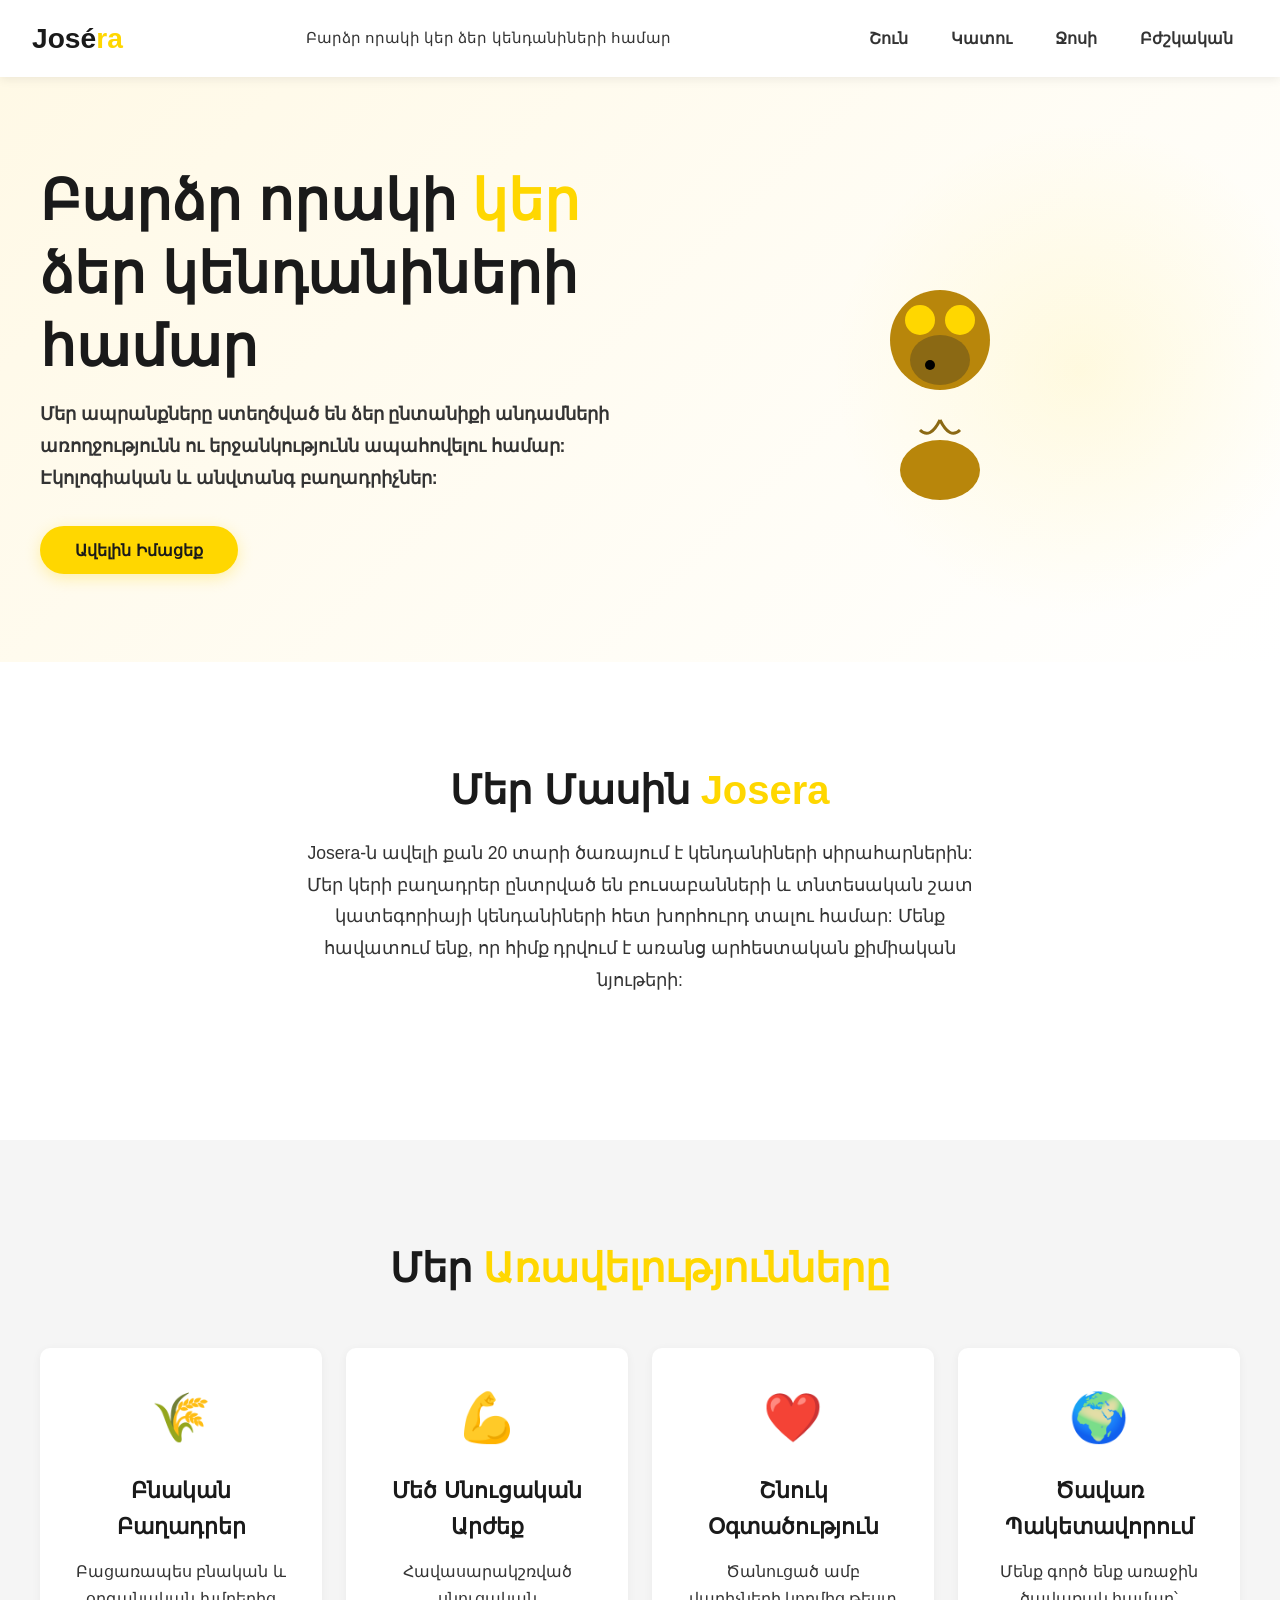
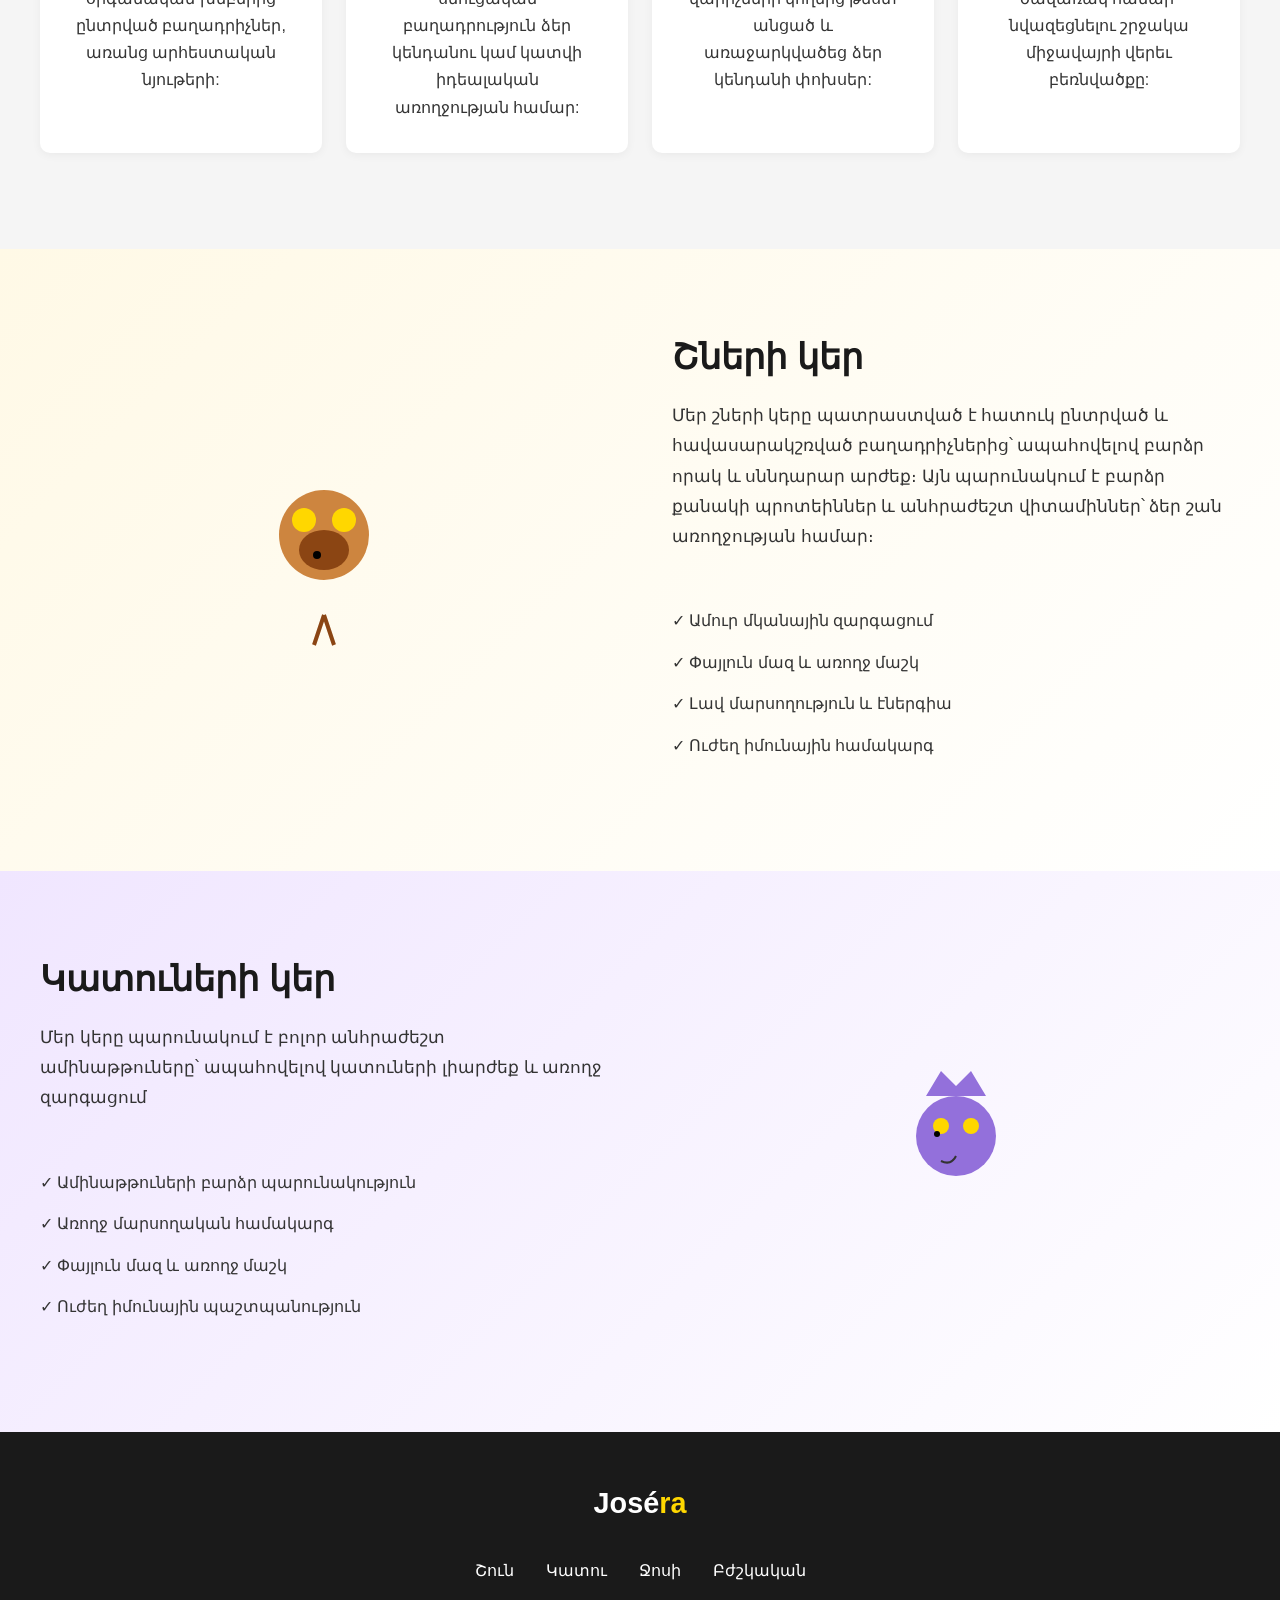
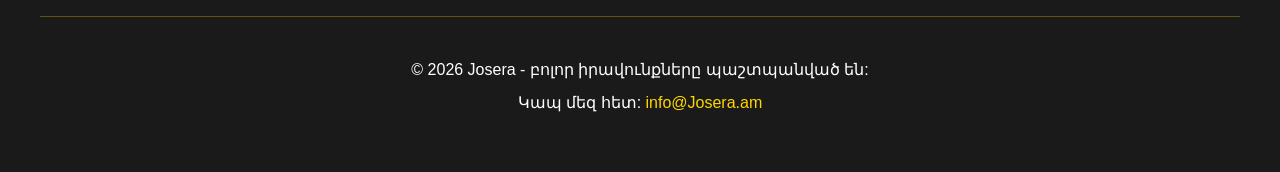
<file: index.html>
<!DOCTYPE html>
<html lang="hy">
<head>
    <meta charset="UTF-8">
    <meta name="viewport" content="width=device-width, initial-scale=1.0">
    <title>Josera - Կենդանիների համար առաջին դասի կեր</title>
    <link rel="stylesheet" href="css/styles.css">
</head>
<body>
    <!-- HEADER -->
    <header>
        <div class="header-top">
            <a href="index.html" class="logo">José<span>ra</span></a>
            <div class="mini-desc">Բարձր որակի կեր ձեր կենդանիների համար</div>
            <div class="header-actions">
                <button class="menu-toggle" onclick="toggleMenu()" aria-label="Toggle menu" aria-expanded="false">☰</button>
                <nav class="header-nav" aria-label="Header navigation">
                    <ul class="header-buttons">
                        <li><a href="shun.html">Շուն</a></li>
                        <li><a href="katu.html">Կատու</a></li>
                        <li><a href="josi.html">Ջոսի</a></li>
                        <li><a href="bjshkakan.html">Բժշկական</a></li>
                    </ul>
                </nav>
            </div>
        </div>
    </header>

    <!-- HERO SECTION -->
    <section class="hero">
        <div class="hero-content">
            <h1>Բարձր որակի <span>կեր</span> ձեր կենդանիների համար</h1>
            <p><b>Մեր ապրանքները ստեղծված են ձեր ընտանիքի անդամների առողջությունն ու երջանկությունն ապահովելու համար: Էկոլոգիական և անվտանգ բաղադրիչներ:</b></p>
            <button class="cta-button" onclick="document.getElementById('about').scrollIntoView({ behavior: 'smooth' })">Ավելին Իմացեք</button>
        </div>
        <div class="hero-image">
            <svg width="300" height="300" viewBox="0 0 300 300" xmlns="http://www.w3.org/2000/svg">
                <!-- Dog illustration -->
                <circle cx="150" cy="120" r="50" fill="#B8860B"/>
                <circle cx="130" cy="100" r="15" fill="#FFD700"/>
                <circle cx="170" cy="100" r="15" fill="#FFD700"/>
                <ellipse cx="150" cy="140" rx="30" ry="25" fill="#8B6914"/>
                <circle cx="140" cy="145" r="5" fill="#000"/>
                <path d="M 150 200 Q 140 220 130 210" stroke="#8B6914" stroke-width="3" fill="none"/>
                <path d="M 150 200 Q 160 220 170 210" stroke="#8B6914" stroke-width="3" fill="none"/>
                <ellipse cx="150" cy="250" rx="40" ry="30" fill="#B8860B"/>
            </svg>
        </div>
    </section>

    <!-- ABOUT SECTION -->
    <section class="about" id="about">
        <h2>Մեր Մասին <span>Josera</span></h2>
        <p>Josera-ն ավելի քան 20 տարի ծառայում է կենդանիների սիրահարներին: Մեր կերի բաղադրեր ընտրված են բուսաբանների և տնտեսական շատ կատեգորիայի կենդանիների հետ խորհուրդ տալու համար: Մենք հավատում ենք, որ հիմք դրվում է առանց արհեստական քիմիական նյութերի:</p>
    </section>

    <!-- FEATURES SECTION -->
        <!-- PRODUCT CARDS SECTION -->
    <section class="features">
        <div class="features-container">
            <h2 class="section-title">Մեր <span>Առավելությունները</span></h2>
            <div class="features-grid">
                <div class="feature-card">
                    <div class="feature-icon">🌾</div>
                    <h3>Բնական Բաղադրեր</h3>
                    <p>Բացառապես բնական և օրգանական խմբերից ընտրված բաղադրիչներ, առանց արհեստական նյութերի:</p>
                </div>
                <div class="feature-card">
                    <div class="feature-icon">💪</div>
                    <h3>Մեծ Սնուցական Արժեք</h3>
                    <p>Հավասարակշռված սնուցական բաղադրություն ձեր կենդանու կամ կատվի իդեալական առողջության համար:</p>
                </div>
                <div class="feature-card">
                    <div class="feature-icon">❤️</div>
                    <h3>Շնուկ Օգտածություն</h3>
                    <p>Ծանուցած ամբ վարիչների կողմից թեստ անցած և առաջարկվածեց ձեր կենդանի փոխսեր:</p>
                </div>
                <div class="feature-card">
                    <div class="feature-icon">🌍</div>
                    <h3>Ծավառ Պակետավորում</h3>
                    <p>Մենք գործ ենք առաջին ծավառակ համար՝ նվազեցնելու շրջակա միջավայրի վերեւ բեռնվածքը:</p>
                </div>
            </div>
        </div>
    </section>

    <!-- DOG SECTION -->
    <section id="dog" class="product-section dog-section">
        <div class="product-container">
            <div class="product-image">
                <svg width="250" height="250" viewBox="0 0 250 250" xmlns="http://www.w3.org/2000/svg">
                    <circle cx="125" cy="100" r="45" fill="#CD853F"/>
                    <circle cx="105" cy="85" r="12" fill="#FFD700"/>
                    <circle cx="145" cy="85" r="12" fill="#FFD700"/>
                    <ellipse cx="125" cy="115" rx="25" ry="20" fill="#8B4513"/>
                    <circle cx="118" cy="120" r="4" fill="#000"/>
                    <path d="M 125 180 L 115 210" stroke="#8B4513" stroke-width="4"/>
                    <path d="M 125 180 L 135 210" stroke="#8B4513" stroke-width="4"/>
                </svg>
            </div>
            <div class="product-content">
                <h2>Շների կեր</h2>
                <p>Մեր շների կերը պատրաստված է հատուկ ընտրված և հավասարակշռված բաղադրիչներից՝ ապահովելով բարձր որակ և սննդարար արժեք։ Այն պարունակում է բարձր քանակի պրոտեիններ և անհրաժեշտ վիտամիններ՝ ձեր շան առողջության համար։</p>
                <ul class="benefits-list">
                    <li>✓ Ամուր մկանային զարգացում</li>
                    <li>✓ Փայլուն մազ և առողջ մաշկ</li>
                    <li>✓ Լավ մարսողություն և էներգիա</li>
                    <li>✓ Ուժեղ իմունային համակարգ</li>
                </ul>
            </div>
        </div>
    </section>

    <!-- CAT SECTION -->
    <section id="cat" class="product-section cat-section">
        <div class="product-container">
            <div class="product-content">
                <h2>Կատուների կեր</h2>
                <p>Մեր կերը պարունակում է բոլոր անհրաժեշտ ամինաթթուները՝ ապահովելով կատուների լիարժեք և առողջ զարգացում</p>
                <ul class="benefits-list">
                    <li>✓ Ամինաթթուների բարձր պարունակություն</li>
                    <li>✓ Առողջ մարսողական համակարգ</li>
                    <li>✓ Փայլուն մազ և առողջ մաշկ</li>
                    <li>✓ Ուժեղ իմունային պաշտպանություն</li>
                </ul>
            </div>
            <div class="product-image">
                <svg width="250" height="250" viewBox="0 0 250 250" xmlns="http://www.w3.org/2000/svg">
                    <circle cx="125" cy="110" r="40" fill="#9370DB"/>
                    <polygon points="95,70 110,45 125,60 140,45 155,70" fill="#9370DB"/>
                    <circle cx="110" cy="100" r="8" fill="#FFD700"/>
                    <circle cx="140" cy="100" r="8" fill="#FFD700"/>
                    <circle cx="106" cy="108" r="3" fill="#000"/>
                    <path d="M 125 130 Q 120 140 110 135" stroke="#333" stroke-width="2" fill="none"/>
                </svg>
            </div>
        </div>
    </section>

    <!-- FOOTER -->
    <footer>
        <div class="footer-content">
            <div class="footer-logo">José<span>ra</span></div>
            <nav class="footer-nav">
                <ul id="navMenu">
                    <li><a href="shun.html">Շուն</a></li>
                    <li><a href="katu.html">Կատու</a></li>
                    <li><a href="josi.html">Ջոսի</a></li>
                    <li><a href="bjshkakan.html">Բժշկական</a></li>
                </ul>
            </nav>
            <div class="footer-contact">
                <p>&copy; 2026 Josera - բոլոր իրավունքները պաշտպանված են:</p>
                <p>Կապ մեզ հետ: <a href="mailto:info@Josera.am" class="footer-email">info@Josera.am</a></p>
            </div>
        </div>
    </footer>

    <script src="js/script.js"></script>
</body>
</html>
</file>
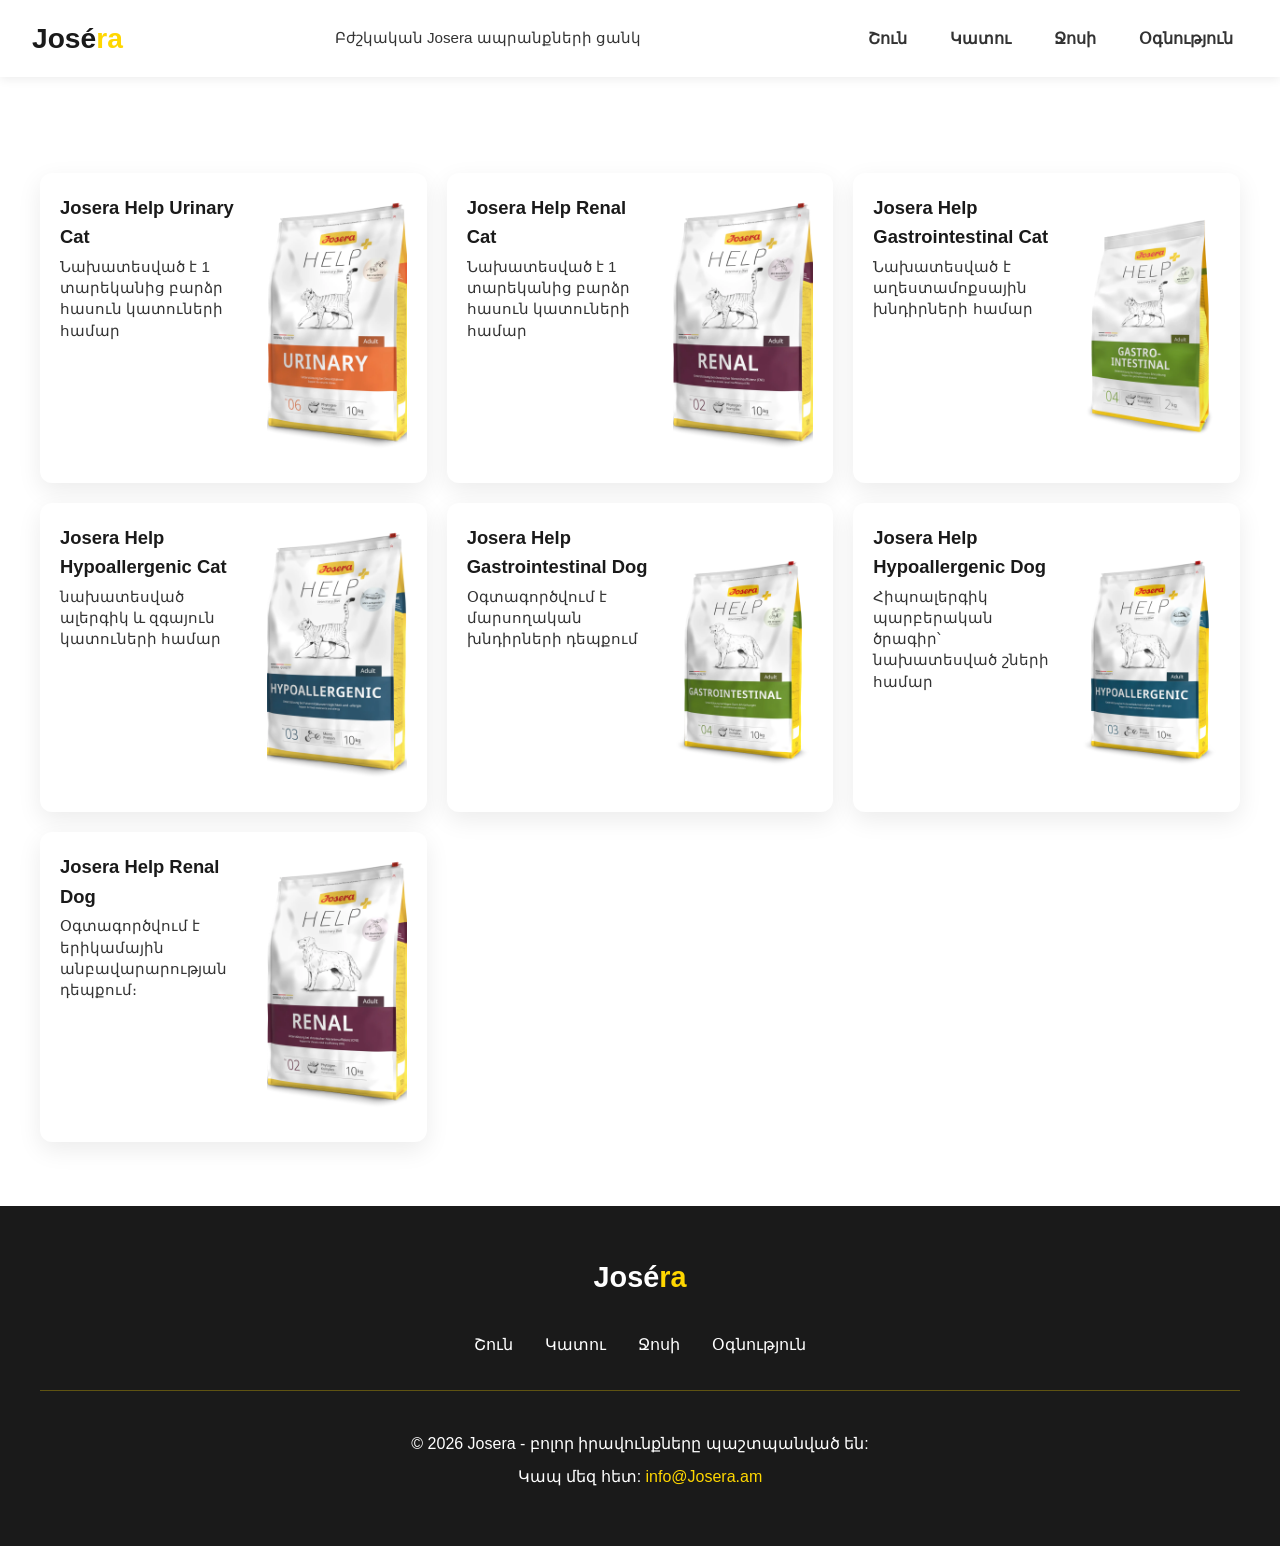
<file: bjshkakan.html>
<!DOCTYPE html>
<html lang="hy">
<head>
    <meta charset="UTF-8">
    <meta name="viewport" content="width=device-width, initial-scale=1.0">
    <title>Բժշկական - Ապրանքներ</title>
    <link rel="stylesheet" href="css/styles.css">
</head>
<body>
    <header>
        <div class="header-top">
            <a href="index.html" class="logo">José<span>ra</span></a>
            <div class="mini-desc">Բժշկական Josera ապրանքների ցանկ</div>
            <div class="header-actions">
                <button class="menu-toggle" onclick="toggleMenu()" aria-label="Toggle menu">☰</button>
                <nav class="header-nav" aria-label="Header navigation">
                    <ul class="header-buttons">
                        <li><a href="shun.html">Շուն</a></li>
                        <li><a href="katu.html">Կատու</a></li>
                        <li><a href="josi.html">Ջոսի</a></li>
                        <li><a href="bjshkakan.html">Օգնություն</a></li>
                    </ul>
                </nav>
            </div>
        </div>
    </header>
    <main>
        <section class="product-cards-section">
            <div class="product-cards-grid">
                <a class="product-card" href="product-detail.html?id=josera_help_urinary_cat">
                    <div class="product-card-content">
                        <div class="text">
                            <h2>Josera Help Urinary Cat</h2>
                            <div class="mini-desc">Նախատեսված է 1 տարեկանից բարձր հասուն կատուների համար</div>
                        </div>
                        <img src="pictures/help/help&josera_urinary_cat.webp" alt="Josera Help Urinary Cat">
                    </div>
                </a>
                <a class="product-card" href="product-detail.html?id=josera_help_renal_cat">
                    <div class="product-card-content">
                        <div class="text">
                            <h2>Josera Help Renal Cat</h2>
                            <div class="mini-desc">Նախատեսված է 1 տարեկանից բարձր հասուն կատուների համար</div>
                        </div>
                        <img src="pictures/help/help&josera_renal_cat.webp" alt="Josera Help Renal Cat">
                    </div>
                </a>
                <a class="product-card" href="product-detail.html?id=josera_help_gastrointestinal_cat">
                    <div class="product-card-content">
                        <div class="text">
                            <h2>Josera Help Gastrointestinal Cat</h2>
                            <div class="mini-desc">Նախատեսված է աղեստամոքսային խնդիրների համար</div>
                        </div>
                        <img src="pictures/help/help&josera_gastrointestinal_cat.webp" alt="Josera Help Gastrointestinal Cat">
                    </div>
                </a>
                <a class="product-card" href="product-detail.html?id=josera_help_hypoallergenic_cat">
                    <div class="product-card-content">
                        <div class="text">
                            <h2>Josera Help Hypoallergenic Cat</h2>
                            <div class="mini-desc">նախատեսված ալերգիկ և զգայուն կատուների համար</div>
                        </div>
                        <img src="pictures/help/help&josera_hypoallergenic_cat.webp" alt="Josera Help Hypoallergenic Cat">
                    </div>
                </a>
                <a class="product-card" href="product-detail.html?id=josera_help_gastrointestinal_dog">
                    <div class="product-card-content">
                        <div class="text">
                            <h2>Josera Help Gastrointestinal Dog</h2>
                            <div class="mini-desc">Օգտագործվում է մարսողական խնդիրների դեպքում</div>
                        </div>
                        <img src="pictures/help/help&josera_gastrointestinal_dog.webp" alt="Josera Help Gastrointestinal Dog">
                    </div>
                </a>
                <a class="product-card" href="product-detail.html?id=josera_help_hypoallergenic_dog">
                    <div class="product-card-content">
                        <div class="text">
                            <h2>Josera Help Hypoallergenic Dog</h2>
                            <div class="mini-desc">Հիպոալերգիկ պարբերական ծրագիր՝ նախատեսված շների համար</div>
                        </div>
                        <img src="pictures/help/help&josera_hypoallergenic_dog.webp" alt="Josera Help Hypoallergenic Dog">
                    </div>
                </a>
                <a class="product-card" href="product-detail.html?id=josera_help_renal_dog">
                    <div class="product-card-content">
                        <div class="text">
                            <h2>Josera Help Renal Dog</h2>
                            <div class="mini-desc">Օգտագործվում է երիկամային անբավարարության դեպքում։</div>
                        </div>
                        <img src="pictures/help/help&josera_renal_dog.webp" alt="Josera Help Renal Dog">
                    </div>
                </a>
            </div>
        </section>
    </main>

    <footer>
        <div class="footer-content">
            <div class="footer-logo">José<span>ra</span></div>
            <nav class="footer-nav">
                <ul id="navMenu">
                    <li><a href="shun.html">Շուն</a></li>
                    <li><a href="katu.html">Կատու</a></li>
                    <li><a href="josi.html">Ջոսի</a></li>
                    <li><a href="bjshkakan.html">Օգնություն</a></li>
                </ul>
            </nav>
            <div class="footer-contact">
                <p>&copy; 2026 Josera - բոլոր իրավունքները պաշտպանված են:</p>
                <p>Կապ մեզ հետ: <a href="mailto:info@Josera.am" class="footer-email">info@Josera.am</a></p>
            </div>
        </div>
    </footer>
    <script src="js/script.js"></script>
</body>
</html>
</file>
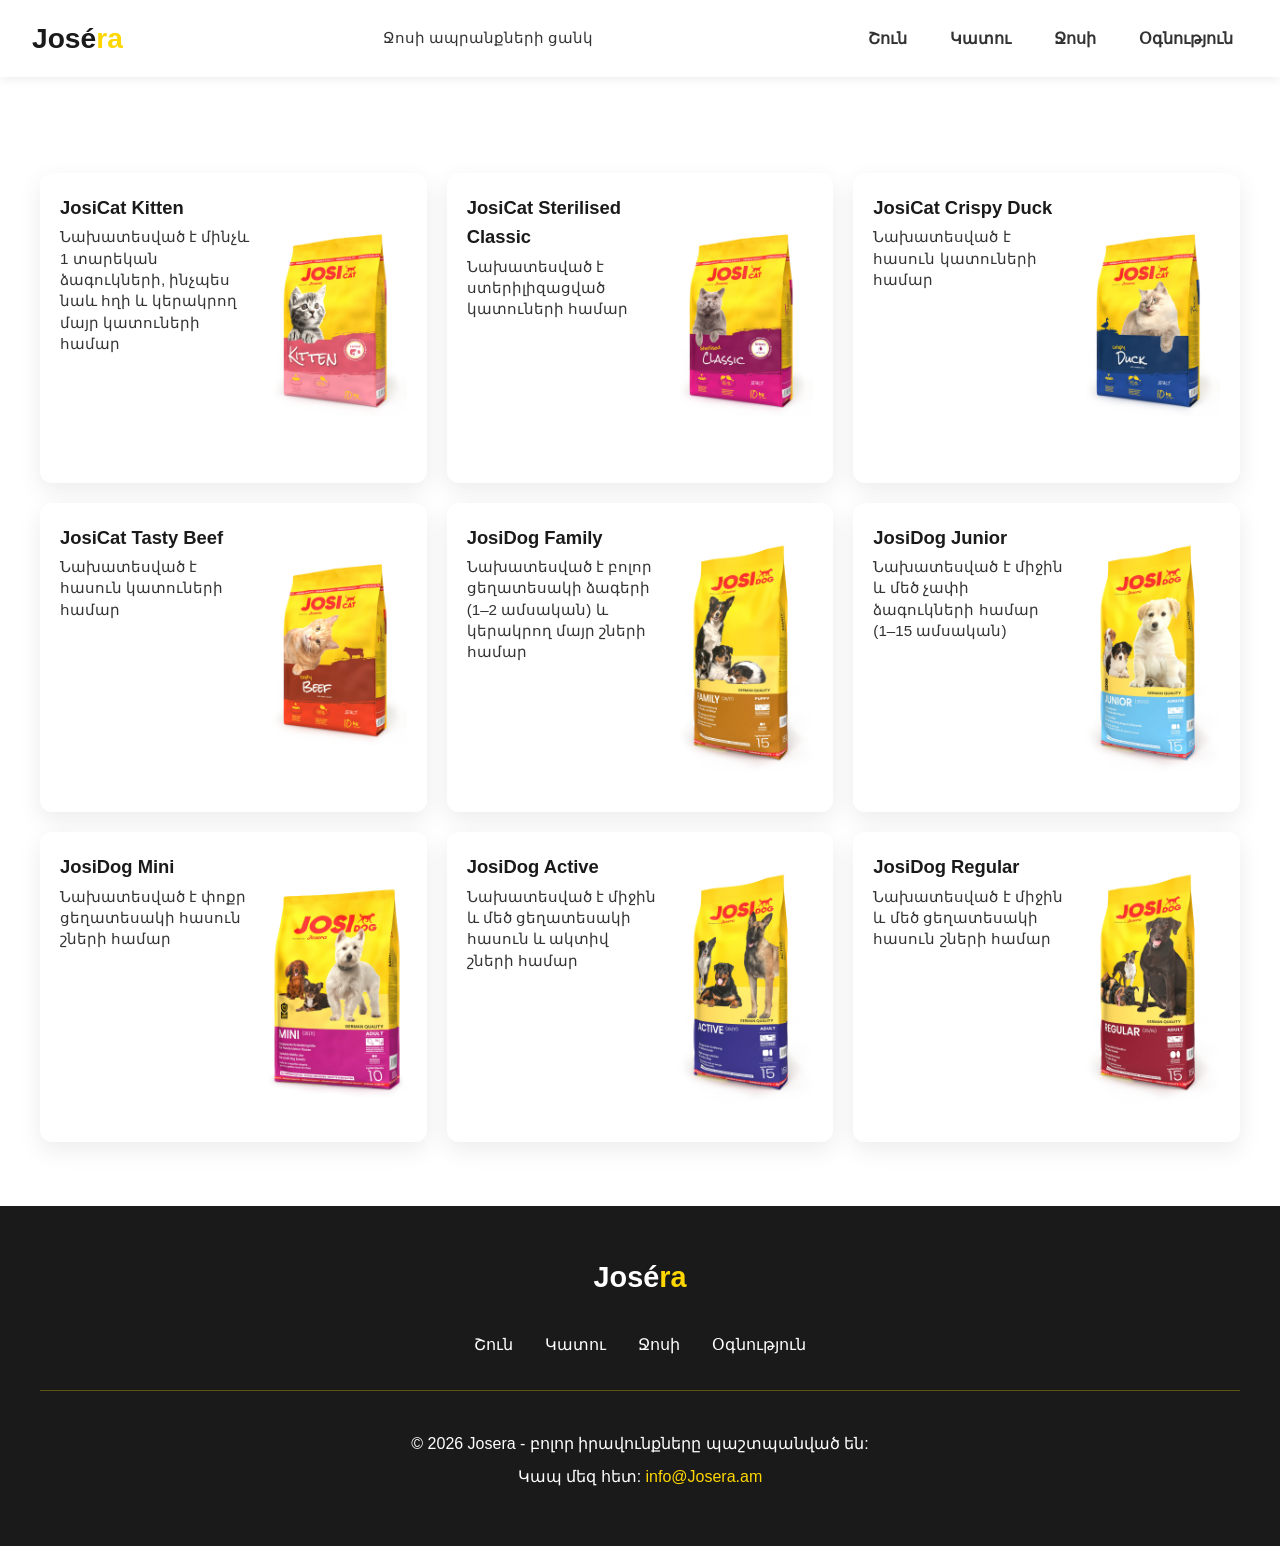
<file: josi.html>
<!DOCTYPE html>
<html lang="hy">
<head>
    <meta charset="UTF-8">
    <meta name="viewport" content="width=device-width, initial-scale=1.0">
    <title>Ջոսի - Ապրանքներ</title>
    <link rel="stylesheet" href="css/styles.css">
</head>
<body>
    <header>
        <div class="header-top">
            <a href="index.html" class="logo">José<span>ra</span></a>
            <div class="mini-desc">Ջոսի ապրանքների ցանկ</div>
            <div class="header-actions">
                <button class="menu-toggle" onclick="toggleMenu()" aria-label="Toggle menu">☰</button>
                <nav class="header-nav" aria-label="Header navigation">
                    <ul class="header-buttons">
                        <li><a href="shun.html">Շուն</a></li>
                        <li><a href="katu.html">Կատու</a></li>
                        <li><a href="josi.html">Ջոսի</a></li>
                        <li><a href="bjshkakan.html">Օգնություն</a></li>
                    </ul>
                </nav>
            </div>
        </div>
    </header>
    <main>
        <section class="product-cards-section">
            <div class="product-cards-grid">
                <a class="product-card" href="product-detail.html?id=josi_cat_kitten">
                    <div class="product-card-content">
                        <div class="text">
                            <h2>JosiCat Kitten</h2>
                            <div class="mini-desc">Նախատեսված է մինչև 1 տարեկան ձագուկների, ինչպես նաև հղի և կերակրող մայր կատուների համար</div>
                        </div>
                        <img src="pictures/josi/josi&cat_kitten.webp" alt="JosiCat Kitten">
                    </div>
                </a>
                <a class="product-card" href="product-detail.html?id=josi_cat_sterilised_classic">
                    <div class="product-card-content">
                        <div class="text">
                            <h2>JosiCat Sterilised Classic</h2>
                            <div class="mini-desc">Նախատեսված է ստերիլիզացված կատուների համար</div>
                        </div>
                        <img src="pictures/josi/josi&cat_sterilised_classic.webp" alt="JosiCat Sterilised Classic">
                    </div>
                </a>
                <a class="product-card" href="product-detail.html?id=josi_cat_crispy_duck">
                    <div class="product-card-content">
                        <div class="text">
                            <h2>JosiCat Crispy Duck</h2>
                            <div class="mini-desc">Նախատեսված է հասուն կատուների համար</div>
                        </div>
                        <img src="pictures/josi/josi&cat_crispy_duck.webp" alt="JosiCat Crispy Duck">
                    </div>
                </a>
                <a class="product-card" href="product-detail.html?id=josi_cat_tasty_beef">
                    <div class="product-card-content">
                        <div class="text">
                            <h2>JosiCat Tasty Beef</h2>
                            <div class="mini-desc">Նախատեսված է հասուն կատուների համար</div>
                        </div>
                        <img src="pictures/josi/josi&cat_tasty_beef.webp" alt="JosiCat Tasty Beef">
                    </div>
                </a>
                <a class="product-card" href="product-detail.html?id=josi_dog_family">
                    <div class="product-card-content">
                        <div class="text">
                            <h2>JosiDog Family</h2>
                            <div class="mini-desc">Նախատեսված է բոլոր ցեղատեսակի ձագերի (1–2 ամսական) և կերակրող մայր շների համար</div>
                        </div>
                        <img src="pictures/josi/josi&dog_family.webp" alt="JosiDog Family">
                    </div>
                </a>
                <a class="product-card" href="product-detail.html?id=josi_dog_junior">
                    <div class="product-card-content">
                        <div class="text">
                            <h2>JosiDog Junior</h2>
                            <div class="mini-desc">Նախատեսված է միջին և մեծ չափի ձագուկների համար (1–15 ամսական)</div>
                        </div>
                        <img src="pictures/josi/josi&dog_junior.webp" alt="JosiDog Junior">
                    </div>
                </a>
                <a class="product-card" href="product-detail.html?id=josi_dog_mini">
                    <div class="product-card-content">
                        <div class="text">
                            <h2>JosiDog Mini</h2>
                            <div class="mini-desc">Նախատեսված է փոքր ցեղատեսակի հասուն շների համար</div>
                        </div>
                        <img src="pictures/josi/josi&dog_mini.webp" alt="JosiDog Mini">
                    </div>
                </a>
                <a class="product-card" href="product-detail.html?id=josi_dog_active">
                    <div class="product-card-content">
                        <div class="text">
                            <h2>JosiDog Active</h2>
                            <div class="mini-desc">Նախատեսված է միջին և մեծ ցեղատեսակի հասուն և ակտիվ շների համար</div>
                        </div>
                        <img src="pictures/josi/josi&dog_active.webp" alt="JosiDog Active">
                    </div>
                </a>
                <a class="product-card" href="product-detail.html?id=josi_dog_regular">
                    <div class="product-card-content">
                        <div class="text">
                            <h2>JosiDog Regular</h2>
                            <div class="mini-desc">Նախատեսված է միջին և մեծ ցեղատեսակի հասուն շների համար</div>
                        </div>
                        <img src="pictures/josi/josi&dog_regular.webp" alt="JosiDog Regular">
                    </div>
                </a>
            </div>
        </section>
    </main>

    <footer>
        <div class="footer-content">
            <div class="footer-logo">José<span>ra</span></div>
            <nav class="footer-nav">
                <ul id="navMenu">
                    <li><a href="shun.html">Շուն</a></li>
                    <li><a href="katu.html">Կատու</a></li>
                    <li><a href="josi.html">Ջոսի</a></li>
                    <li><a href="bjshkakan.html">Օգնություն</a></li>
                </ul>
            </nav>
            <div class="footer-contact">
                <p>&copy; 2026 Josera - բոլոր իրավունքները պաշտպանված են:</p>
                <p>Կապ մեզ հետ: <a href="mailto:info@Josera.am" class="footer-email">info@Josera.am</a></p>
            </div>
        </div>
    </footer>
    <script src="js/script.js"></script>
</body>
</html>
</file>
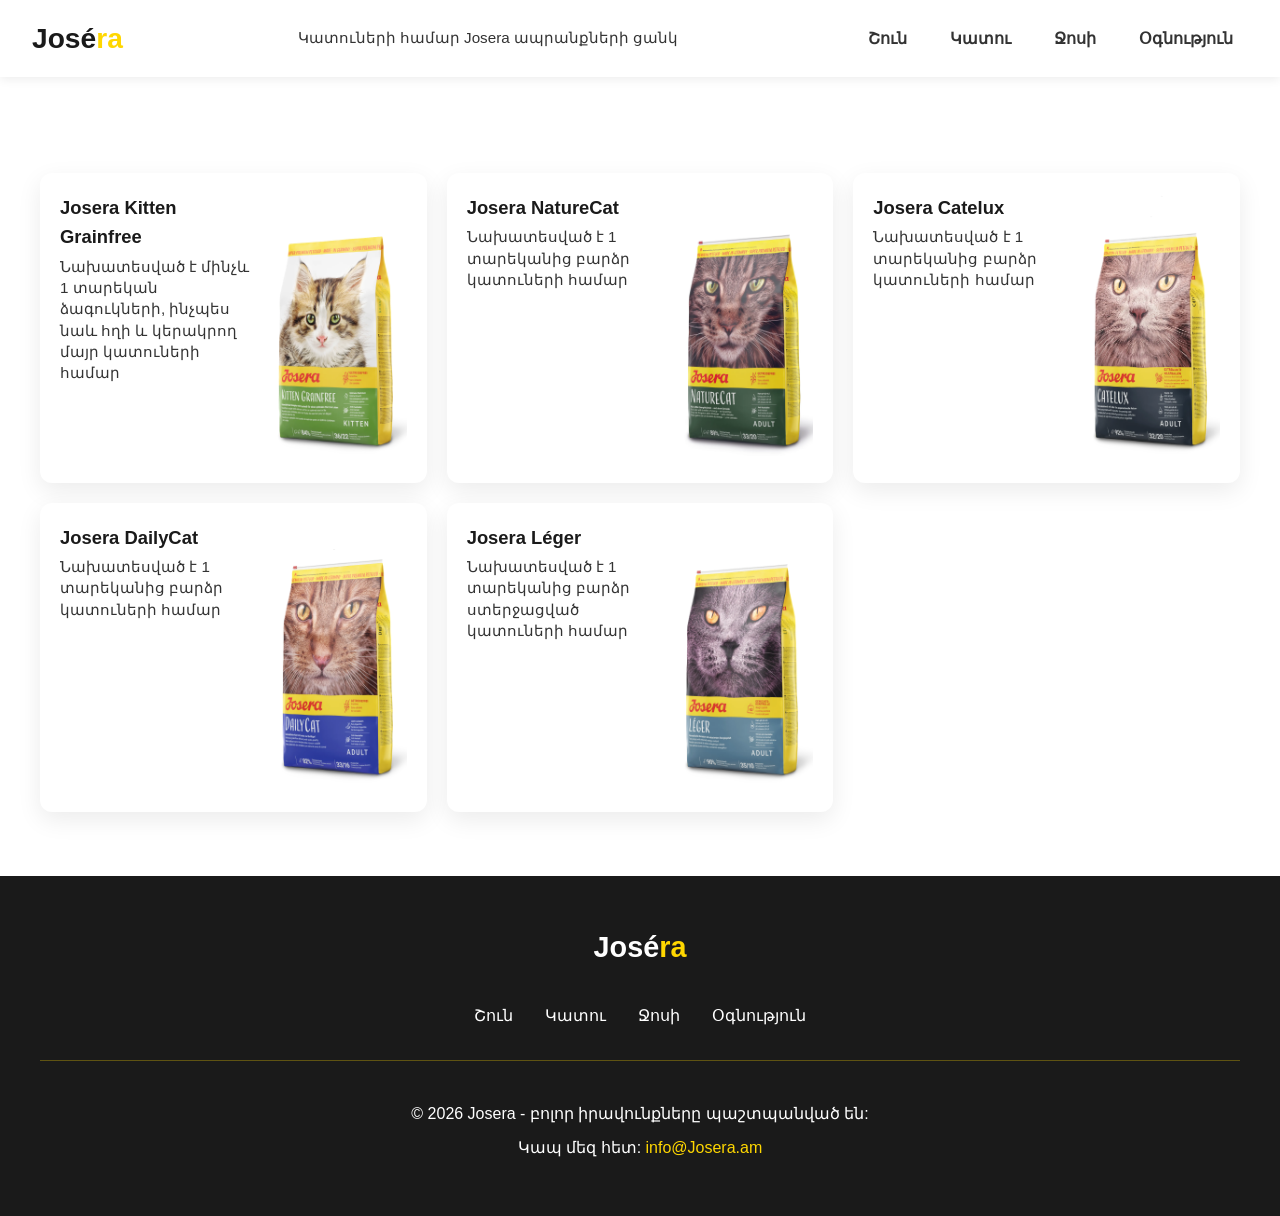
<file: katu.html>
<!DOCTYPE html>
<html lang="hy">
<head>
    <meta charset="UTF-8">
    <meta name="viewport" content="width=device-width, initial-scale=1.0">
    <title>Կատու - Ապրանքներ</title>
    <link rel="stylesheet" href="css/styles.css">
</head>
<body>
    <header>
        <div class="header-top">
            <a href="index.html" class="logo">José<span>ra</span></a>
            <div class="mini-desc">Կատուների համար Josera ապրանքների ցանկ</div>
            <div class="header-actions">
                <button class="menu-toggle" onclick="toggleMenu()" aria-label="Toggle menu">☰</button>
                <nav class="header-nav" aria-label="Header navigation">
                    <ul class="header-buttons">
                        <li><a href="shun.html">Շուն</a></li>
                        <li><a href="katu.html">Կատու</a></li>
                        <li><a href="josi.html">Ջոսի</a></li>
                        <li><a href="bjshkakan.html">Օգնություն</a></li>
                    </ul>
                </nav>
            </div>
        </div>
    </header>
    <main>
        <section class="product-cards-section">
            <div class="product-cards-grid">
                <a class="product-card" href="product-detail.html?id=josera_kitten_grainfree">
                    <div class="product-card-content">
                        <div class="text">
                            <h2>Josera Kitten Grainfree</h2>
                            <div class="mini-desc">Նախատեսված է մինչև 1 տարեկան ձագուկների, ինչպես նաև հղի և կերակրող մայր կատուների համար</div>
                        </div>
                        <img src="pictures/cat/cat-josera_kitten_grainfree.webp" alt="Josera Kitten Grainfree">
                    </div>
                </a>
                <a class="product-card" href="product-detail.html?id=josera_naturecat">
                    <div class="product-card-content">
                        <div class="text">
                            <h2>Josera NatureCat</h2>
                            <div class="mini-desc">Նախատեսված է 1 տարեկանից բարձր կատուների համար</div>
                        </div>
                        <img src="pictures/cat/cat-josera_naturecat.webp" alt="Josera NatureCat">
                    </div>
                </a>
                <a class="product-card" href="product-detail.html?id=josera_catelux">
                    <div class="product-card-content">
                        <div class="text">
                            <h2>Josera Catelux</h2>
                            <div class="mini-desc">Նախատեսված է 1 տարեկանից բարձր կատուների համար</div>
                        </div>
                        <img src="pictures/cat/cat-josera_catelux.webp" alt="Josera Catelux">
                    </div>
                </a>
                <a class="product-card" href="product-detail.html?id=josera_dailycat">
                    <div class="product-card-content">
                        <div class="text">
                            <h2>Josera DailyCat</h2>
                            <div class="mini-desc">Նախատեսված է 1 տարեկանից բարձր կատուների համար</div>
                        </div>
                        <img src="pictures/cat/cat-josera_dailycat.webp" alt="Josera DailyCat">
                    </div>
                </a>
                <a class="product-card" href="product-detail.html?id=josera_leger">
                    <div class="product-card-content">
                        <div class="text">
                            <h2>Josera Léger</h2>
                            <div class="mini-desc">Նախատեսված է 1 տարեկանից բարձր ստերջացված կատուների համար</div>
                        </div>
                        <img src="pictures/cat/cat-josera_leger.webp" alt="Josera Léger">
                    </div>
                </a>
            </div>
        </section>
    </main>

    <footer>
        <div class="footer-content">
            <div class="footer-logo">José<span>ra</span></div>
            <nav class="footer-nav">
                <ul id="navMenu">
                    <li><a href="shun.html">Շուն</a></li>
                    <li><a href="katu.html">Կատու</a></li>
                    <li><a href="josi.html">Ջոսի</a></li>
                    <li><a href="bjshkakan.html">Օգնություն</a></li>
                </ul>
            </nav>
            <div class="footer-contact">
                <p>&copy; 2026 Josera - բոլոր իրավունքները պաշտպանված են:</p>
                <p>Կապ մեզ հետ: <a href="mailto:info@Josera.am" class="footer-email">info@Josera.am</a></p>
            </div>
        </div>
    </footer>
    <script src="js/script.js"></script>
</body>
</html>
</file>
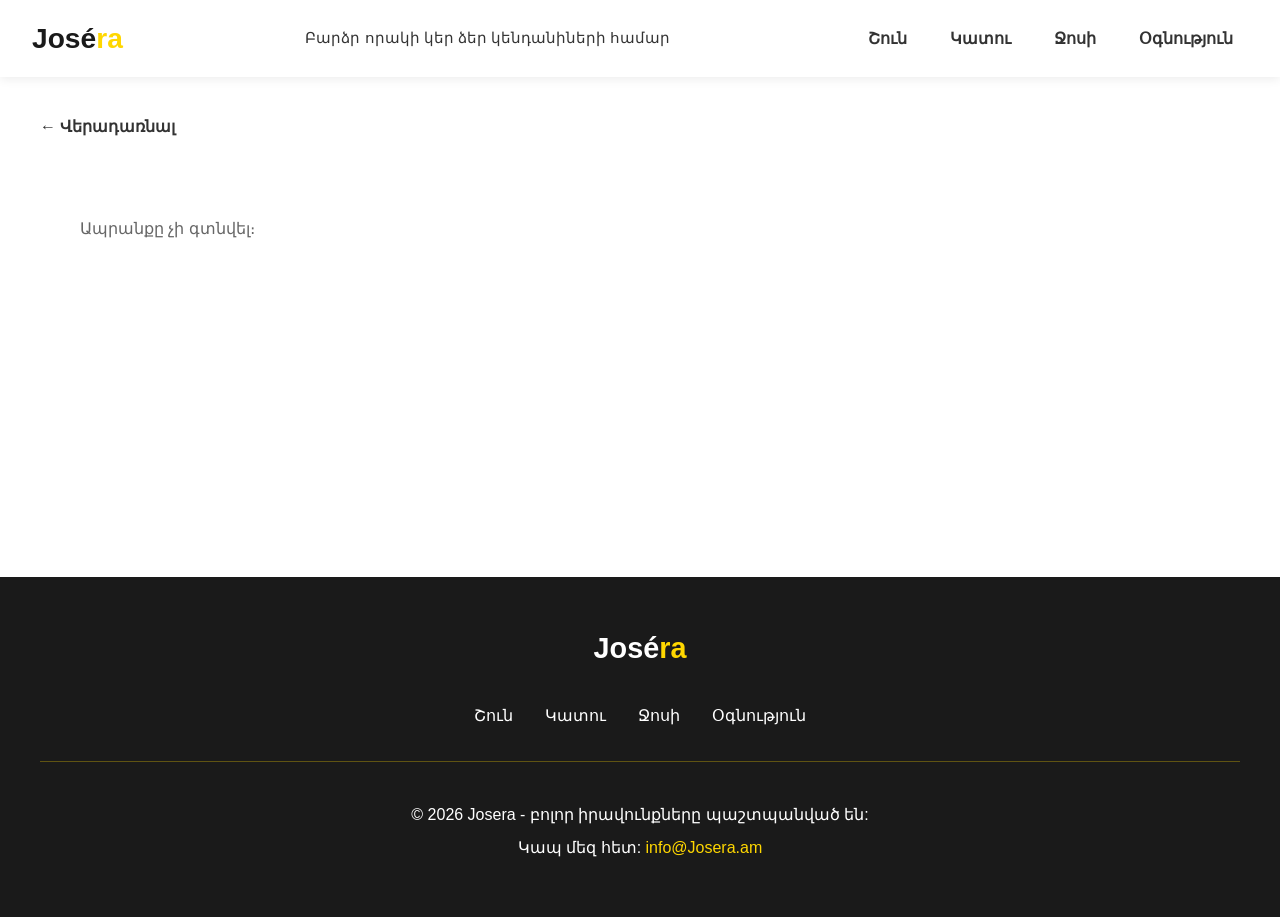
<file: product-detail.html>
<!DOCTYPE html>
<html lang="hy">
<head>
    <meta charset="UTF-8">
    <meta name="viewport" content="width=device-width, initial-scale=1.0">
    <title>Ապրանքի Տեսք - Josera</title>
    <link rel="stylesheet" href="css/styles.css">
</head>
<body>
    <!-- HEADER -->
    <header>
        <div class="header-top">
            <a href="index.html" class="logo">José<span>ra</span></a>
            <div class="mini-desc">Բարձր որակի կեր ձեր կենդանիների համար</div>
            <div class="header-actions">
                <button class="menu-toggle" onclick="toggleMenu()" aria-label="Toggle menu">☰</button>
                <nav class="header-nav" aria-label="Header navigation">
                    <ul class="header-buttons">
                        <li><a href="shun.html">Շուն</a></li>
                        <li><a href="katu.html">Կատու</a></li>
                        <li><a href="josi.html">Ջոսի</a></li>
                        <li><a href="bjshkakan.html">Օգնություն</a></li>
                    </ul>
                </nav>
            </div>
        </div>
    </header>

    <!-- PRODUCT DETAIL SECTION -->
    <main>
        <section class="product-detail-section">
            <div class="product-detail-container">
                <!-- BACK BUTTON -->
                <button id="backBtn" class="back-button">← Վերադառնալ</button>

                <!-- PRODUCT DETAIL CONTENT -->
                <div class="product-detail-content">
                    <!-- LEFT SIDE: TEXT -->
                    <div class="product-detail-text">
                        <h1 id="productName">—</h1>
                        <p id="productType" class="product-type"></p>
                        <p id="productMini" class="product-mini"></p>

                        <div class="product-description-section">
                            <h3>Նկարագրություն</h3>
                            <p id="productDesc" class="product-description"></p>
                        </div>

                        <div class="product-packaging-section">
                            <h3>Փաթեթավորում</h3>
                            <div id="productPackaging" class="packaging-badge"></div>
                        </div>
                    </div>

                    <!-- RIGHT SIDE: IMAGE -->
                    <div class="product-detail-image">
                        <img id="productImage" src="" alt="Product image" class="product-image-large">
                    </div>
                </div>
            </div>
        </section>
    </main>

    <!-- FOOTER -->
    <footer>
        <div class="footer-content">
            <div class="footer-logo">José<span>ra</span></div>
            <nav class="footer-nav">
                <ul id="navMenu">
                    <li><a href="shun.html">Շուն</a></li>
                    <li><a href="katu.html">Կատու</a></li>
                    <li><a href="josi.html">Ջոսի</a></li>
                    <li><a href="bjshkakan.html">Օգնություն</a></li>
                </ul>
            </nav>
            <div class="footer-contact">
                <p>&copy; 2026 Josera - բոլոր իրավունքները պաշտպանված են:</p>
                <p>Կապ մեզ հետ: <a href="mailto:info@Josera.am" class="footer-email">info@Josera.am</a></p>
            </div>
        </div>
    </footer>

    <!-- SCRIPTS -->
    <script src="js/script.js"></script>
    <script src="js/data.js"></script>
    <script src="js/product-detail.js"></script>
</body>
</html>
</file>
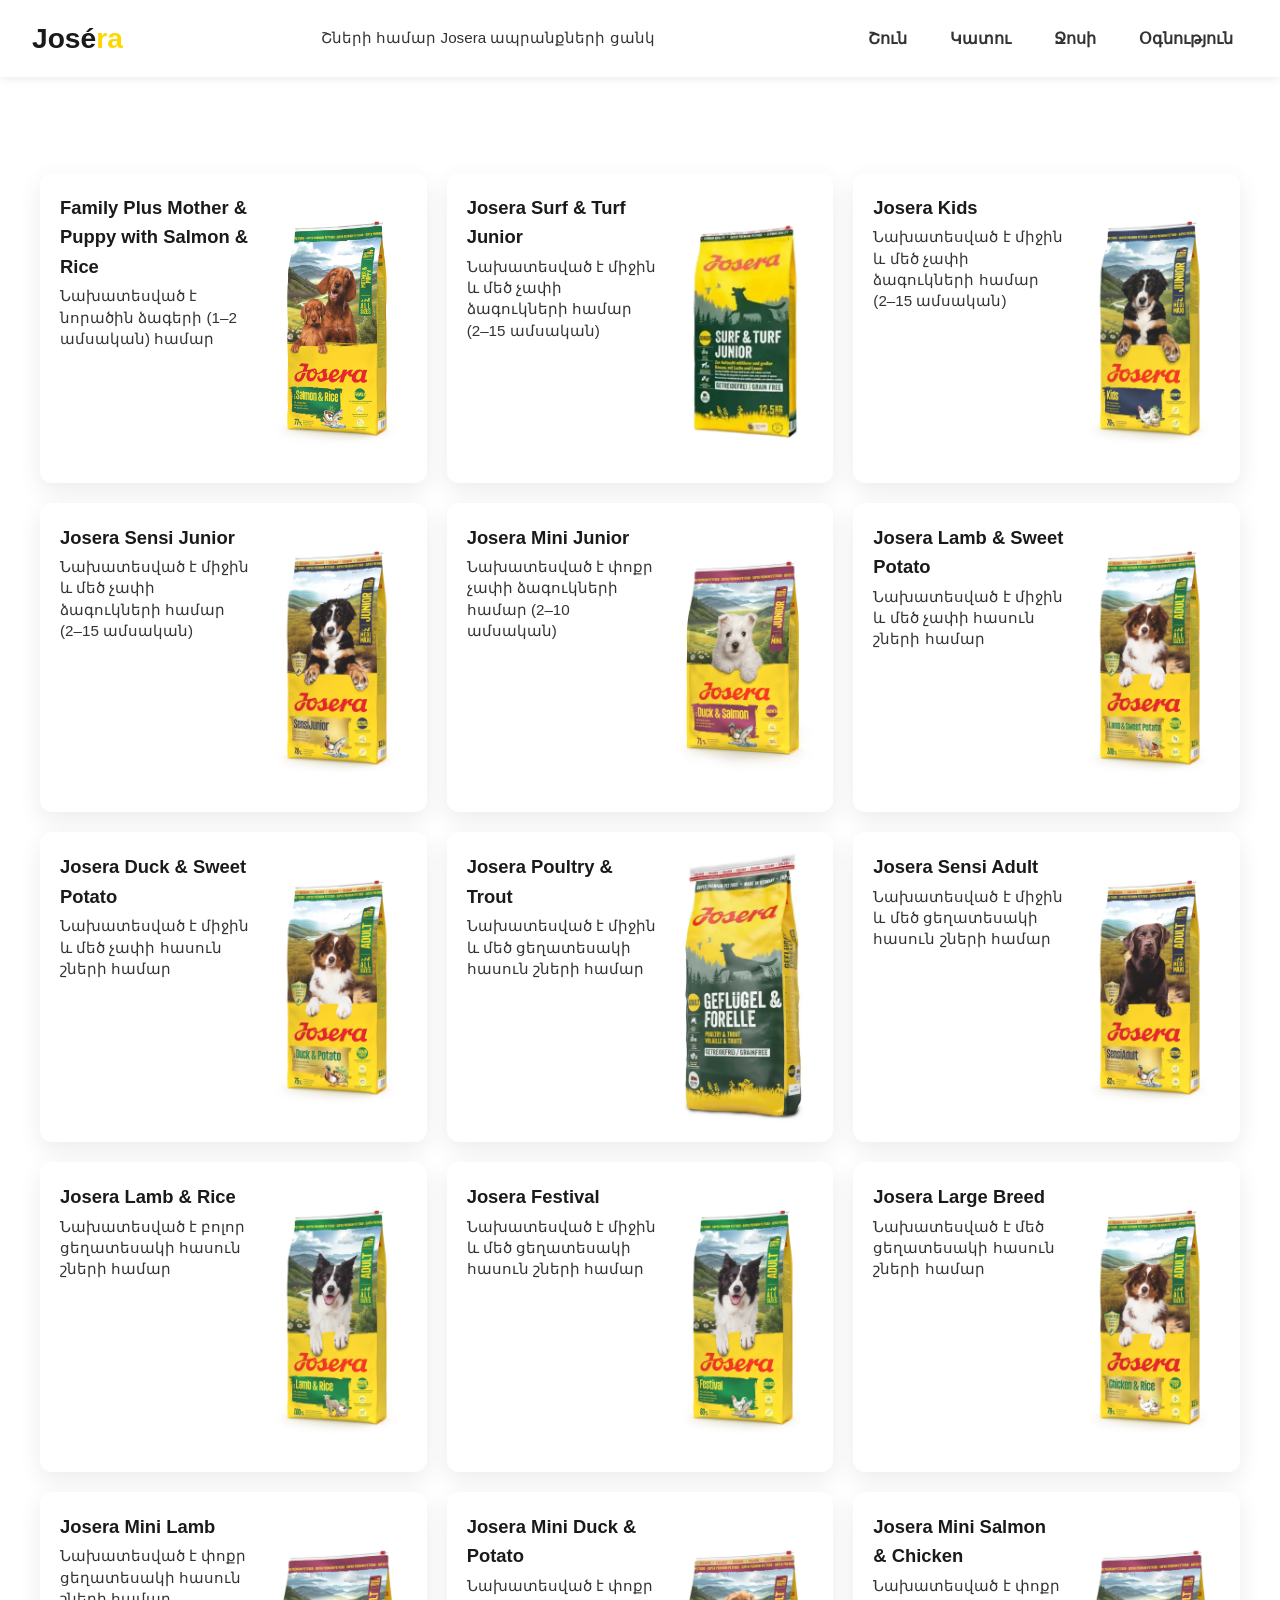
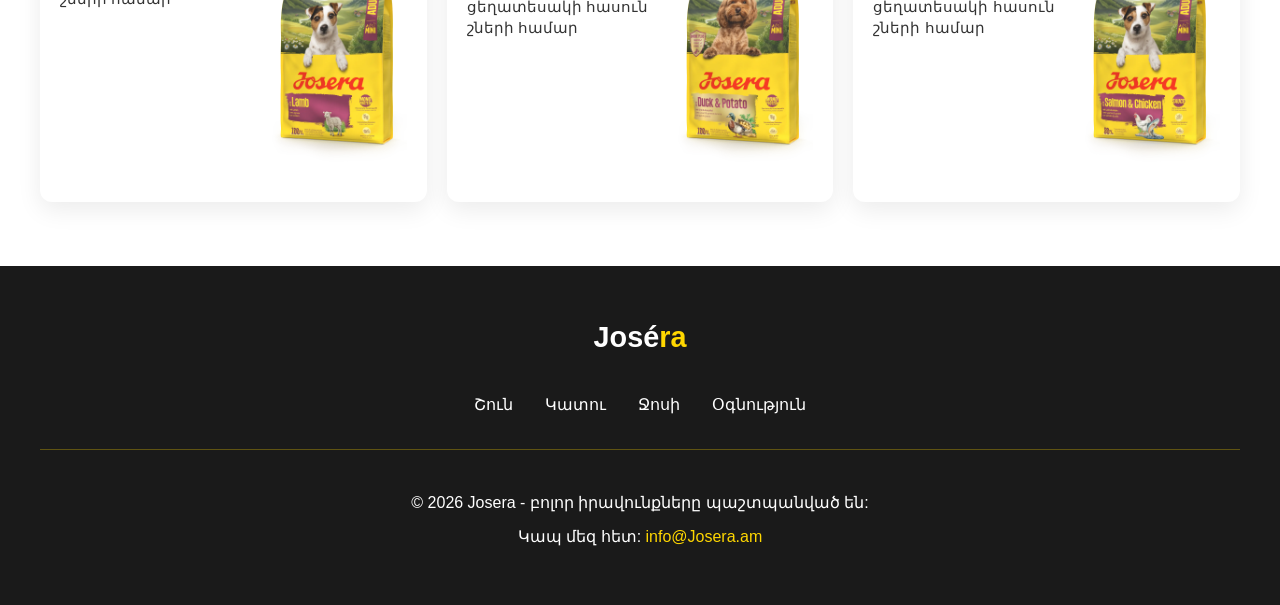
<file: shun.html>
<!DOCTYPE html>
<html lang="hy">
<head>
    <meta charset="UTF-8">
    <meta name="viewport" content="width=device-width, initial-scale=1.0">
    <title>Շուն - Ապրանքներ</title>
    <link rel="stylesheet" href="css/styles.css">
</head>
<body>
    <header>
        <div class="header-top">
            <a href="index.html" class="logo">José<span>ra</span></a>
            <div class="mini-desc">Շների համար Josera ապրանքների ցանկ</div>
            <div class="header-actions">
                <button class="menu-toggle" onclick="toggleMenu()" aria-label="Toggle menu">☰</button>
                <nav class="header-nav" aria-label="Header navigation">
                    <ul class="header-buttons">
                        <li><a href="shun.html">Շուն</a></li>
                        <li><a href="katu.html">Կատու</a></li>
                        <li><a href="josi.html">Ջոսի</a></li>
                        <li><a href="bjshkakan.html">Օգնություն</a></li>
                    </ul>
                </nav>
            </div>
        </div>
    </header>
    <main>
        <section class="product-cards-section">
            <div class="product-cards-grid">
                <a class="product-card" href="product-detail.html?id=josera_family_plus_mother_puppy">
                    <div class="product-card-content">
                        <div class="text">
                            <h2>Family Plus Mother & Puppy with Salmon & Rice</h2>
                            <div class="mini-desc">Նախատեսված է նորածին ձագերի (1–2 ամսական) համար</div>
                        </div>
                        <img src="pictures/dog/dog-josera_family_plus_mother_puppy_salmon_rice.webp" alt="Family Plus Mother & Puppy">
                    </div>
                </a>
                <a class="product-card" href="product-detail.html?id=josera_surf_turf_junior">
                    <div class="product-card-content">
                        <div class="text">
                            <h2>Josera Surf & Turf Junior</h2>
                            <div class="mini-desc">Նախատեսված է միջին և մեծ չափի ձագուկների համար (2–15 ամսական)</div>
                        </div>
                        <img src="pictures/dog/dog-josera_surf_turf_junior.webp" alt="Josera Surf & Turf Junior">
                    </div>
                </a>
                <a class="product-card" href="product-detail.html?id=josera_kids">
                    <div class="product-card-content">
                        <div class="text">
                            <h2>Josera Kids</h2>
                            <div class="mini-desc">Նախատեսված է միջին և մեծ չափի ձագուկների համար (2–15 ամսական)</div>
                        </div>
                        <img src="pictures/dog/dog-josera_kids.webp" alt="Josera Kids">
                    </div>
                </a>
                <a class="product-card" href="product-detail.html?id=josera_sensi_junior">
                    <div class="product-card-content">
                        <div class="text">
                            <h2>Josera Sensi Junior</h2>
                            <div class="mini-desc">Նախատեսված է միջին և մեծ չափի ձագուկների համար (2–15 ամսական)</div>
                        </div>
                        <img src="pictures/dog/dog-josera_sensi_junior.webp" alt="Josera Sensi Junior">
                    </div>
                </a>
                <a class="product-card" href="product-detail.html?id=josera_mini_junior">
                    <div class="product-card-content">
                        <div class="text">
                            <h2>Josera Mini Junior</h2>
                            <div class="mini-desc">Նախատեսված է փոքր չափի ձագուկների համար (2–10 ամսական)</div>
                        </div>
                        <img src="pictures/dog/dog-josera_mini_junior.webp" alt="Josera Mini Junior">
                    </div>
                </a>
                <a class="product-card" href="product-detail.html?id=josera_lamb_sweet_potato">
                    <div class="product-card-content">
                        <div class="text">
                            <h2>Josera Lamb & Sweet Potato</h2>
                            <div class="mini-desc">Նախատեսված է միջին և մեծ չափի հասուն շների համար</div>
                        </div>
                        <img src="pictures/dog/dog-josera_lamb_sweet_potato.webp" alt="Josera Lamb & Sweet Potato">
                    </div>
                </a>
                <a class="product-card" href="product-detail.html?id=josera_duck_sweet_potato">
                    <div class="product-card-content">
                        <div class="text">
                            <h2>Josera Duck & Sweet Potato</h2>
                            <div class="mini-desc">Նախատեսված է միջին և մեծ չափի հասուն շների համար</div>
                        </div>
                        <img src="pictures/dog/dog-josera_duck_sweet_potato.webp" alt="Josera Duck & Sweet Potato">
                    </div>
                </a>
                    <a class="product-card" href="product-detail.html?id=josera_poultry_trout">
                        <div class="product-card-content">
                            <div class="text">
                                <h2>Josera Poultry & Trout</h2>
                                <div class="mini-desc">Նախատեսված է միջին և մեծ ցեղատեսակի հասուն շների համար</div>
                            </div>
                            <img src="pictures/dog/dog-josera_poultry_trout.webp" alt="Josera Poultry & Trout">
                        </div>
                    </a>
                    <a class="product-card" href="product-detail.html?id=josera_sensi_adult">
                        <div class="product-card-content">
                            <div class="text">
                                <h2>Josera Sensi Adult</h2>
                                <div class="mini-desc">Նախատեսված է միջին և մեծ ցեղատեսակի հասուն շների համար</div>
                            </div>
                            <img src="pictures/dog/dog-josera_sensi_adult.webp" alt="Josera Sensi Adult">
                        </div>
                    </a>
                    <a class="product-card" href="product-detail.html?id=josera_lamb_rice">
                        <div class="product-card-content">
                            <div class="text">
                                <h2>Josera Lamb & Rice</h2>
                                <div class="mini-desc">Նախատեսված է բոլոր ցեղատեսակի հասուն շների համար</div>
                            </div>
                            <img src="pictures/dog/dog-josera_lamb_rice.webp" alt="Josera Lamb & Rice">
                        </div>
                    </a>
                    <a class="product-card" href="product-detail.html?id=josera_festival">
                        <div class="product-card-content">
                            <div class="text">
                                <h2>Josera Festival</h2>
                                <div class="mini-desc">Նախատեսված է միջին և մեծ ցեղատեսակի հասուն շների համար</div>
                            </div>
                            <img src="pictures/dog/dog-josera_festival.webp" alt="Josera Festival">
                        </div>
                    </a>
                    <a class="product-card" href="product-detail.html?id=josera_large_breed">
                        <div class="product-card-content">
                            <div class="text">
                                <h2>Josera Large Breed</h2>
                                <div class="mini-desc">Նախատեսված է մեծ ցեղատեսակի հասուն շների համար</div>
                            </div>
                            <img src="pictures/dog/dog-josera_large_breed.webp" alt="Josera Large Breed">
                        </div>
                    </a>
                    <a class="product-card" href="product-detail.html?id=josera_mini_lamb">
                        <div class="product-card-content">
                            <div class="text">
                                <h2>Josera Mini Lamb</h2>
                                <div class="mini-desc">Նախատեսված է փոքր ցեղատեսակի հասուն շների համար</div>
                            </div>
                            <img src="pictures/dog/dog-josera_mini_lamb.webp" alt="Josera Mini Lamb">
                        </div>
                    </a>
                    <a class="product-card" href="product-detail.html?id=josera_mini_duck_potato">
                        <div class="product-card-content">
                            <div class="text">
                                <h2>Josera Mini Duck & Potato</h2>
                                <div class="mini-desc">Նախատեսված է փոքր ցեղատեսակի հասուն շների համար</div>
                            </div>
                            <img src="pictures/dog/dog-josera_mini_duck_potato.webp" alt="Josera Mini Duck & Potato">
                        </div>
                    </a>
                    <a class="product-card" href="product-detail.html?id=josera_mini_salmon_chicken">
                        <div class="product-card-content">
                            <div class="text">
                                <h2>Josera Mini Salmon & Chicken</h2>
                                <div class="mini-desc">Նախատեսված է փոքր ցեղատեսակի հասուն շների համար</div>
                            </div>
                            <img src="pictures/dog/dog-josera_mini_salmon_chicken.webp" alt="Josera Mini Salmon & Chicken">
                        </div>
                    </a>
            </div>
        </section>
    </main>

    <footer>
        <div class="footer-content">
            <div class="footer-logo">José<span>ra</span></div>
            <nav class="footer-nav">
                <ul id="navMenu">
                    <li><a href="shun.html">Շուն</a></li>
                    <li><a href="katu.html">Կատու</a></li>
                    <li><a href="josi.html">Ջոսի</a></li>
                    <li><a href="bjshkakan.html">Օգնություն</a></li>
                </ul>
            </nav>
            <div class="footer-contact">
                <p>&copy; 2026 Josera - բոլոր իրավունքները պաշտպանված են:</p>
                <p>Կապ մեզ հետ: <a href="mailto:info@Josera.am" class="footer-email">info@Josera.am</a></p>
            </div>
        </div>
    </footer>
    <script src="js/script.js"></script>
</body>
</html>
</file>
<file: css/styles.css>
* {
    margin: 0;
    padding: 0;
    box-sizing: border-box;
}

:root {
    --primary-yellow: #FFD700;
    --dark-black: #1a1a1a;
    --white: #FFFFFF;
    --light-gray: #F5F5F5;
    --text-gray: #333333;
    --accent-gold: #FFC700;
    --light-yellow: #fff9e6;
}

body {
    font-family: 'Segoe UI', Tahoma, Geneva, Verdana, sans-serif;
    color: var(--text-gray);
    line-height: 1.6;
    overflow-x: hidden;
    display: flex;
    flex-direction: column;
    min-height: 100vh;
}

html {
    scroll-behavior: smooth;
}

/* Responsive defaults for images and SVGs */
img, picture, svg {
    max-width: 100%;
    height: auto;
    display: block;
}

/* ===== HEADER ===== */
header {
    position: relative;
    background: var(--white);
    box-shadow: 0 2px 10px rgba(0, 0, 0, 0.08);
    z-index: 1000;
    padding: 1rem 2rem;
    display: flex;
    flex-direction: column;
    align-items: stretch;
    gap: 0.35rem;
}

.logo {
    font-size: clamp(1.25rem, 2.2vw, 1.8rem);
    font-weight: 900;
    color: var(--dark-black);
    text-decoration: none;
    transition: color 0.3s ease;
}

.logo:hover {
    color: var(--primary-yellow);
}

.logo span {
    color: var(--primary-yellow);
}

nav ul {
    display: flex;
    list-style: none;
    gap: 2rem;
}

nav a {
    text-decoration: none;
    color: var(--text-gray);
    font-weight: 500;
    transition: all 0.3s ease;
    position: relative;
    font-size: 1rem;
}

nav a::after {
    content: '';
    position: absolute;
    bottom: -5px;
    left: 0;
    width: 0;
    height: 2px;
    background: var(--primary-yellow);
    transition: width 0.3s ease;
}

nav a:hover {
    color: var(--primary-yellow);
}

nav a:hover::after {
    width: 100%;
}

/* Mobile menu toggle */
.menu-toggle {
    display: none;
    background: none;
    border: none;
    font-size: 1.5rem;
    cursor: pointer;
    color: var(--dark-black);
    padding: 0.5rem 0.75rem;
    line-height: 1;
    white-space: nowrap;
    flex-shrink: 0;
    transition: transform 0.2s ease;
}

.menu-toggle:active {
    transform: scale(0.95);
}

/* Header top and header nav buttons */
.header-top {
    display: grid;
    grid-template-columns: auto 1fr auto;
    align-items: center;
    width: 100%;
    gap: 0.75rem;
}

.header-actions {
    display: flex;
    align-items: center;
    justify-content: flex-end;
    gap: 1rem;
}

.header-nav ul.header-buttons {
    display: flex;
    list-style: none;
    gap: 0.75rem;
    margin: 0;
    padding: 0;
}

.header-nav a {
    display: inline-block;
    padding: 0.45rem 0.9rem;
    border-radius: 999px;
    background: transparent;
    border: 1px solid transparent;
    color: var(--text-gray);
    font-weight: 600;
    text-decoration: none;
    transition: background 0.2s ease, color 0.2s ease, border-color 0.2s ease;
}

.header-nav a:hover,
.header-nav a.active {
    background: var(--primary-yellow);
    color: var(--dark-black);
    border-color: var(--primary-yellow);
}

@media (max-width: 768px) {
    .header-nav {
        display: none;
    }
    .header-top {
        align-items: center;
        grid-template-columns: 1fr auto;
    }
    
    .header-top .mini-desc {
        display: none;
    }
}

/* center mini description inside the header-top */
.header-top .mini-desc {
    text-align: center;
    font-size: 0.95rem;
    color: var(--text-gray);
    font-weight: 500;
    padding: 0 0.5rem;
    margin: 0;
}

@media (max-width: 480px) {
    .header-top .mini-desc {
        font-size: 0.85rem;
    }
}

/* ===== HERO SECTION ===== */
.hero {
    margin-top: 0;
    min-height: clamp(50vh, 65vh, 80vh);
    background: linear-gradient(135deg, var(--light-yellow) 0%, var(--white) 100%);
    display: flex;
    align-items: center;
    justify-content: space-between;
    padding: clamp(1rem, 4vw, 2.5rem);
    position: relative;
    overflow: hidden;
}

.hero::before {
    content: '';
    position: absolute;
    right: -50px;
    top: 50%;
    transform: translateY(-50%);
    width: 500px;
    height: 500px;
    background: radial-gradient(circle, rgba(255, 215, 0, 0.1) 0%, transparent 70%);
    animation: float 6s ease-in-out infinite;
    z-index: 1;
}

@keyframes float {
    0%, 100% { transform: translateY(-50%) translateX(0); }
    50% { transform: translateY(-50%) translateX(20px); }
}

.hero-content {
    flex: 1;
    max-width: 600px;
    z-index: 2;
    animation: slideInLeft 0.8s ease;
}

@keyframes slideInLeft {
    from {
        opacity: 0;
        transform: translateX(-50px);
    }
    to {
        opacity: 1;
        transform: translateX(0);
    }
}

.hero h1 {
    font-size: clamp(2rem, 5vw, 3.5rem);
    color: var(--dark-black);
    margin-bottom: 1rem;
    line-height: 1.3;
}

.hero h1 span {
    color: var(--primary-yellow);
}

.hero p {
    font-size: 1.1rem;
    color: var(--text-gray);
    margin-bottom: 2rem;
    line-height: 1.8;
}

.cta-button {
    display: inline-block;
    background: var(--primary-yellow);
    color: var(--dark-black);
    padding: 0.9rem 2.2rem;
    border: none;
    border-radius: 50px;
    font-size: 1rem;
    font-weight: 600;
    cursor: pointer;
    transition: all 0.3s ease;
    text-decoration: none;
    box-shadow: 0 4px 15px rgba(255, 215, 0, 0.3);
}

.cta-button:hover {
    background: var(--accent-gold);
    transform: translateY(-3px);
    box-shadow: 0 6px 20px rgba(255, 215, 0, 0.4);
}

.cta-button:active {
    transform: translateY(-1px);
}

.hero-image {
    flex: 1;
    display: flex;
    justify-content: center;
    align-items: center;
    position: relative;
    z-index: 2;
}

.hero-image img {
    max-width: 100%;
    height: auto;
    animation: slideInRight 0.8s ease;
}

.hero-image svg {
    animation: slideInRight 0.8s ease, pulse 3s ease-in-out infinite;
}

@keyframes slideInRight {
    from {
        opacity: 0;
        transform: translateX(50px);
    }
    to {
        opacity: 1;
        transform: translateX(0);
    }
}

@keyframes pulse {
    0%, 100% { transform: scale(1); }
    50% { transform: scale(1.05); }
}

/* ===== ABOUT SECTION ===== */
.about {
    padding: 6rem 2rem;
    background: var(--white);
    text-align: center;
    max-width: 1200px;
    margin: 0 auto;
}

.about h2 {
    font-size: 2.5rem;
    color: var(--dark-black);
    margin-bottom: 1rem;
}

.about h2 span {
    color: var(--primary-yellow);
}

.about p {
    font-size: 1.1rem;
    color: var(--text-gray);
    line-height: 1.8;
    max-width: 700px;
    margin: 0 auto 3rem;
}

/* ===== FEATURES SECTION ===== */
.features {
    padding: 6rem 2rem;
    background: var(--light-gray);
}

.features-container {
    max-width: 1200px;
    margin: 0 auto;
}

.section-title {
    font-size: 2.5rem;
    color: var(--dark-black);
    text-align: center;
    margin-bottom: 3rem;
}

.section-title span {
    color: var(--primary-yellow);
}

.features-grid {
    display: grid;
    grid-template-columns: repeat(auto-fit, minmax(220px, 1fr));
    gap: 1.5rem;
}

.feature-card {
    background: var(--white);
    padding: 2rem;
    border-radius: 10px;
    text-align: center;
    transition: all 0.3s ease;
    box-shadow: 0 2px 10px rgba(0, 0, 0, 0.05);
}

.feature-card:hover {
    transform: translateY(-10px);
    box-shadow: 0 10px 25px rgba(0, 0, 0, 0.1);
}

.feature-icon {
    font-size: 3rem;
    margin-bottom: 1rem;
    display: inline-block;
}

.feature-card h3 {
    font-size: 1.4rem;
    color: var(--dark-black);
    margin-bottom: 0.8rem;
}

.feature-card p {
    color: var(--text-gray);
    line-height: 1.7;
}

/* ===== PRODUCT SECTIONS ===== */
.product-section {
    padding: 5rem 2rem;
    display: flex;
    align-items: center;
    justify-content: center;
    min-height: 550px;
}

.product-container {
    max-width: 1200px;
    margin: 0 auto;
    width: 100%;
    display: flex;
    align-items: center;
    gap: 4rem;
}

.dog-section {
    background: linear-gradient(135deg, var(--light-yellow) 0%, var(--white) 100%);
}

.cat-section {
    background: linear-gradient(135deg, #f0e6ff 0%, var(--white) 100%);
}

.product-image {
    flex: 1;
    display: flex;
    justify-content: center;
    align-items: center;
    min-width: 250px;
}

.product-image svg {
    width: 250px;
    height: 250px;
    animation: float 4s ease-in-out infinite;
}

.product-content {
    flex: 1;
    min-width: 300px;
    display: flex;
    flex-direction: column;
    justify-content: center;
}

.product-content h2 {
    font-size: 2.2rem;
    color: var(--dark-black);
    margin-bottom: 1rem;
}

.product-content p {
    font-size: 1.05rem;
    color: var(--text-gray);
    line-height: 1.8;
    margin-bottom: 1.5rem;
}

.benefits-list {
    list-style: none;
    margin: 1.5rem 0;
}

.benefits-list li {
    font-size: 1rem;
    color: var(--text-gray);
    padding: 0.5rem 0;
    line-height: 1.6;
}

/* ===== FOOTER ===== */
footer {
    background: var(--dark-black);
    color: var(--white);
    padding: 3rem 2rem;
    margin-top: auto;
    text-align: center;
}

.footer-content {
    max-width: 1200px;
    margin: 0 auto;
}

.footer-logo {
    font-size: 1.8rem;
    font-weight: 900;
    margin-bottom: 1rem;
}

.footer-logo span {
    color: var(--primary-yellow);
}

.footer-nav {
    display: flex;
    justify-content: center;
    gap: 2rem;
    margin: 2rem 0;
    flex-wrap: wrap;
}

.footer-nav a {
    color: var(--white);
    text-decoration: none;
    transition: color 0.3s ease;
    font-weight: 500;
}

.footer-nav a:hover {
    color: var(--primary-yellow);
}

.footer-contact {
    margin-top: 2rem;
    padding-top: 2rem;
    border-top: 1px solid rgba(255, 215, 0, 0.3);
}

.footer-contact p {
    margin: 0.5rem 0;
}

.footer-email {
    color: var(--primary-yellow);
    text-decoration: none;
    transition: color 0.3s ease;
}

.footer-email:hover {
    text-decoration: underline;
}

/* ===== RESPONSIVE DESIGN ===== */
@media (max-width: 1024px) {
    .product-container {
        flex-direction: column;
        gap: 2rem;
    }

    .product-image svg {
        width: 250px;
        height: 250px;
    }
}

@media (max-width: 768px) {
    header {
        padding: 0 1rem;
        position: relative;
    }

    /* Stack header items and place the mini description on its own row */
    .header-top {
        grid-template-columns: 1fr auto;
        grid-template-areas: "logo actions" "desc desc";
        gap: 0.35rem;
        align-items: center;
    }

    .header-top .logo {
        grid-area: logo;
        justify-self: start;
    }

    .header-top .header-actions {
        grid-area: actions;
        justify-self: end;
    }

    .header-top .mini-desc {
        grid-area: desc;
        text-align: center;
        width: 100%;
    }

    nav ul {
        display: none;
        position: static;
        right: 0;
        background: var(--white);
        flex-direction: column;
        gap: 0;
        width: auto;
        box-shadow: none;
    }

    nav ul.active {
        display: flex;
    }

    /* When header has .nav-open, show the header nav as a full-width panel
       that expands downward from the header (mobile behavior). */
    header.nav-open .header-nav {
        display: block;
        position: absolute;
        top: 100%;
        left: 0 !important;
        right: 0 !important;
        z-index: 1100;
        width: 100vw;
        margin-left: calc(-50vw + 50%);
        background: var(--white);
        border-radius: 0;
        box-shadow: 0 8px 32px rgba(0, 0, 0, 0.15), 0 2px 8px rgba(0, 0, 0, 0.1);
        border: none;
        overflow: hidden;
    }

    header.nav-open .header-nav ul.header-buttons {
        display: flex;
        flex-direction: column;
        align-items: stretch;
        width: 100%;
    }

    header.nav-open .header-nav a {
        padding: 1.3rem 1rem;
        font-size: 1.1rem;
        display: block;
        text-align: center;
        font-weight: 600;
        border-bottom: 3px solid var(--primary-yellow);
        transition: all 0.2s ease;
        color: var(--dark-black);
    }
    
    header.nav-open .header-nav a:last-child {
        border-bottom: none;
    }
    
    header.nav-open .header-nav a:hover {
        background: var(--light-yellow);
        color: var(--dark-black);
        transform: scale(1.02);
    }

    nav a {
        padding: 1rem 2rem;
        border-bottom: 1px solid var(--light-gray);
        display: block;
    }

    .menu-toggle {
        display: block;
    }

    .hero {
        flex-direction: column;
        justify-content: center;
        text-align: center;
        height: auto;
        padding: 2rem 1rem;
        min-height: 100vh;
    }

    .hero::before {
        width: 300px;
        height: 300px;
        right: -100px;
        opacity: 0.5;
    }

    .hero-content {
        max-width: 100%;
        order: 2;
    }

    .hero-image {
        order: 1;
        margin-bottom: 2rem;
    }

    .hero-image svg {
        max-width: 80%;
    }

    .hero h1 {
        font-size: 2rem;
    }

    .features-grid {
        grid-template-columns: 1fr;
        gap: 1.5rem;
    }

    .about,
    .features {
        padding: 3rem 1rem;
    }

    .about h2,
    .section-title {
        font-size: 2rem;
    }

    .footer-nav {
        flex-direction: column;
        gap: 1rem;
    }

    .product-section {
        padding: 3rem 1rem;
        min-height: 450px;
    }

    .product-content h2 {
        font-size: 1.8rem;
    }
}

@media (max-width: 480px) {
    .logo {
        font-size: 1.4rem;
    }

    header {
        height: 60px;
        padding: 0 0.5rem;
    }

    /* Hide the mini description entirely on very small phone screens */
    .header-top .mini-desc {
        display: none;
    }

    nav a {
        padding: 0.8rem 1.5rem;
        font-size: 0.9rem;
    }

    .hero h1 {
        font-size: 1.5rem;
    }

    .hero p {
        font-size: 0.95rem;
    }

    .section-title {
        font-size: 1.8rem;
    }

    .feature-card {
        padding: 1.5rem;
    }

    .feature-icon {
        font-size: 2.5rem;
    }

    .about h2 {
        font-size: 1.8rem;
    }

    .product-content h2 {
        font-size: 1.5rem;
    }

    .product-image svg {
        width: 200px;
        height: 200px;
    }

    .cta-button {
        padding: 0.8rem 1.8rem;
        font-size: 0.9rem;
    }
    /* On very small screens, make the menu full-width for easier tapping */
    header.nav-open .header-nav {
        left: 0;
        right: 0;
        top: 100%;
        width: 100%;
        border-radius: 0;
        box-shadow: 0 5px 15px rgba(0,0,0,0.08);
    }
}

/* ===== PRODUCT CARDS (Mini card layout) ===== */
.product-cards-section {
    padding: 6rem 2rem 4rem;
    background: var(--white);
}

.product-cards-grid {
    max-width: 1200px;
    margin: 0 auto;
    display: grid;
    grid-template-columns: repeat(3, 1fr);
    gap: 1.25rem;
    align-items: stretch;
}

.product-card {
    background: var(--white);
    border-radius: 12px;
    box-shadow: 0 8px 24px rgba(0, 0, 0, 0.08);
    padding: 1.25rem;
    text-decoration: none;
    color: inherit;
    transition: transform 0.2s ease, box-shadow 0.2s ease;
    display: flex;
    flex-direction: column;
    height: 100%;
}

.product-card:hover {
    transform: translateY(-6px);
    box-shadow: 0 14px 40px rgba(0, 0, 0, 0.12);
}

.product-card-content {
    display: flex;
    align-items: flex-start;
    gap: 1rem;
    width: 100%;
}

.product-card-content {
    flex: 1 1 auto;
}

.product-card-content .text {
    flex: 1 1 auto;
}

.product-card img {
    align-self: flex-start;
}

.product-card-content .text {
    flex: 1;
    display: flex;
    flex-direction: column;
}

.product-card-content h2 {
    font-size: 1.15rem;
    color: var(--dark-black);
    margin: 0 0 0.25rem 0;
}

.product-card-content .product-type {
    font-size: 0.95rem;
    color: #666666;
    font-weight: 600;
    margin-bottom: 0.4rem;
}

.product-card-content .mini-desc {
    font-size: 0.95rem;
    color: var(--text-gray);
    line-height: 1.4;
}

.product-card-content img {
    width: clamp(80px, 12vw, 140px);
    height: auto;
    border-radius: 8px;
    object-fit: cover;
}

@media (max-width: 768px) {
    .product-card {
        padding: 1rem;
    }

    .product-card-content {
        flex-direction: column;
        align-items: center;
        text-align: center;
    }

    /* Move image above text and make it larger on small screens */
    .product-card-content img {
        margin-top: 0.6rem;
        width: 140px;
        align-self: center;
        order: -1;
    }
}

@media (max-width: 992px) {
    .product-cards-grid {
        grid-template-columns: repeat(2, 1fr);
    }
}

@media (max-width: 520px) {
    .product-cards-grid {
        grid-template-columns: 1fr;
    }
}

/* ===== PRODUCT DETAIL PAGE ===== */
.product-detail-section {
    padding: 2rem;
    background: var(--white);
    min-height: calc(100vh - 400px);
}

.product-detail-container {
    max-width: 1200px;
    margin: 0 auto;
}

.back-button {
    background: none;
    border: none;
    color: var(--text-gray);
    font-size: 1rem;
    cursor: pointer;
    padding: 0.5rem 0;
    font-weight: 600;
    margin-bottom: 2rem;
    transition: color 0.2s ease;
}

.back-button:hover {
    color: var(--primary-yellow);
}

.product-detail-content {
    display: grid;
    grid-template-columns: 1fr 420px;
    gap: 3rem;
    align-items: start;
}

.product-detail-text {
    max-width: 800px;
}

.product-detail-text h1 {
    font-size: 2.2rem;
    color: var(--dark-black);
    margin: 0 0 0.8rem 0;
    font-weight: 900;
}

.product-type {
    font-size: 1.05rem;
    color: #666;
    font-weight: 600;
    margin-bottom: 1.2rem;
}

.product-mini {
    font-size: 1.05rem;
    color: var(--text-gray);
    line-height: 1.7;
    margin-bottom: 1.8rem;
}

.product-description-section {
    margin-bottom: 2rem;
}

.product-description-section h3 {
    font-size: 1.3rem;
    color: var(--dark-black);
    margin-bottom: 1rem;
    font-weight: 700;
}

.product-description {
    font-size: 1rem;
    color: var(--text-gray);
    line-height: 1.8;
    text-align: justify;
}

.product-packaging-section {
    margin-top: 2rem;
}

.product-packaging-section h3 {
    font-size: 1.3rem;
    color: var(--dark-black);
    margin-bottom: 1rem;
    font-weight: 700;
}

.packaging-badge {
    display: flex;
    flex-wrap: wrap;
    gap: 0.8rem;
}

.packaging-value {
    background: linear-gradient(135deg, var(--light-yellow) 0%, #fff8cc 100%);
    color: var(--dark-black);
    padding: 0.8rem 1.4rem;
    border-radius: 8px;
    font-weight: 600;
    border: 1px solid var(--accent-gold);
    display: inline-block;
}

.product-detail-image {
    position: sticky;
    top: 100px;
    background: var(--light-gray);
    padding: 2rem;
    border-radius: 12px;
    display: flex;
    align-items: center;
    justify-content: center;
    min-height: 500px;
    box-shadow: 0 4px 12px rgba(0, 0, 0, 0.08);
}

.product-image-large {
    max-width: 100%;
    max-height: 480px;
    object-fit: contain;
}

@media (max-width: 1024px) {
    .product-detail-content {
        grid-template-columns: 1fr;
        gap: 2rem;
    }

    .product-detail-image {
        position: static;
        min-height: 350px;
    }

    .product-detail-text h1 {
        font-size: 2rem;
    }
}

@media (max-width: 768px) {
    .product-detail-section {
        padding: 1.5rem;
    }

    .product-detail-text h1 {
        font-size: 1.7rem;
    }

    .product-detail-image {
        min-height: 300px;
        padding: 1.5rem;
    }

    .product-description-section h3,
    .product-packaging-section h3 {
        font-size: 1.15rem;
    }
}

@media (max-width: 480px) {
    .product-detail-section {
        padding: 1rem;
    }

    .product-detail-text h1 {
        font-size: 1.5rem;
    }

    .product-detail-image {
        min-height: 250px;
        padding: 1rem;
    }

    .packaging-value {
        padding: 0.7rem 1.2rem;
        font-size: 0.9rem;
    }
}
</file>
